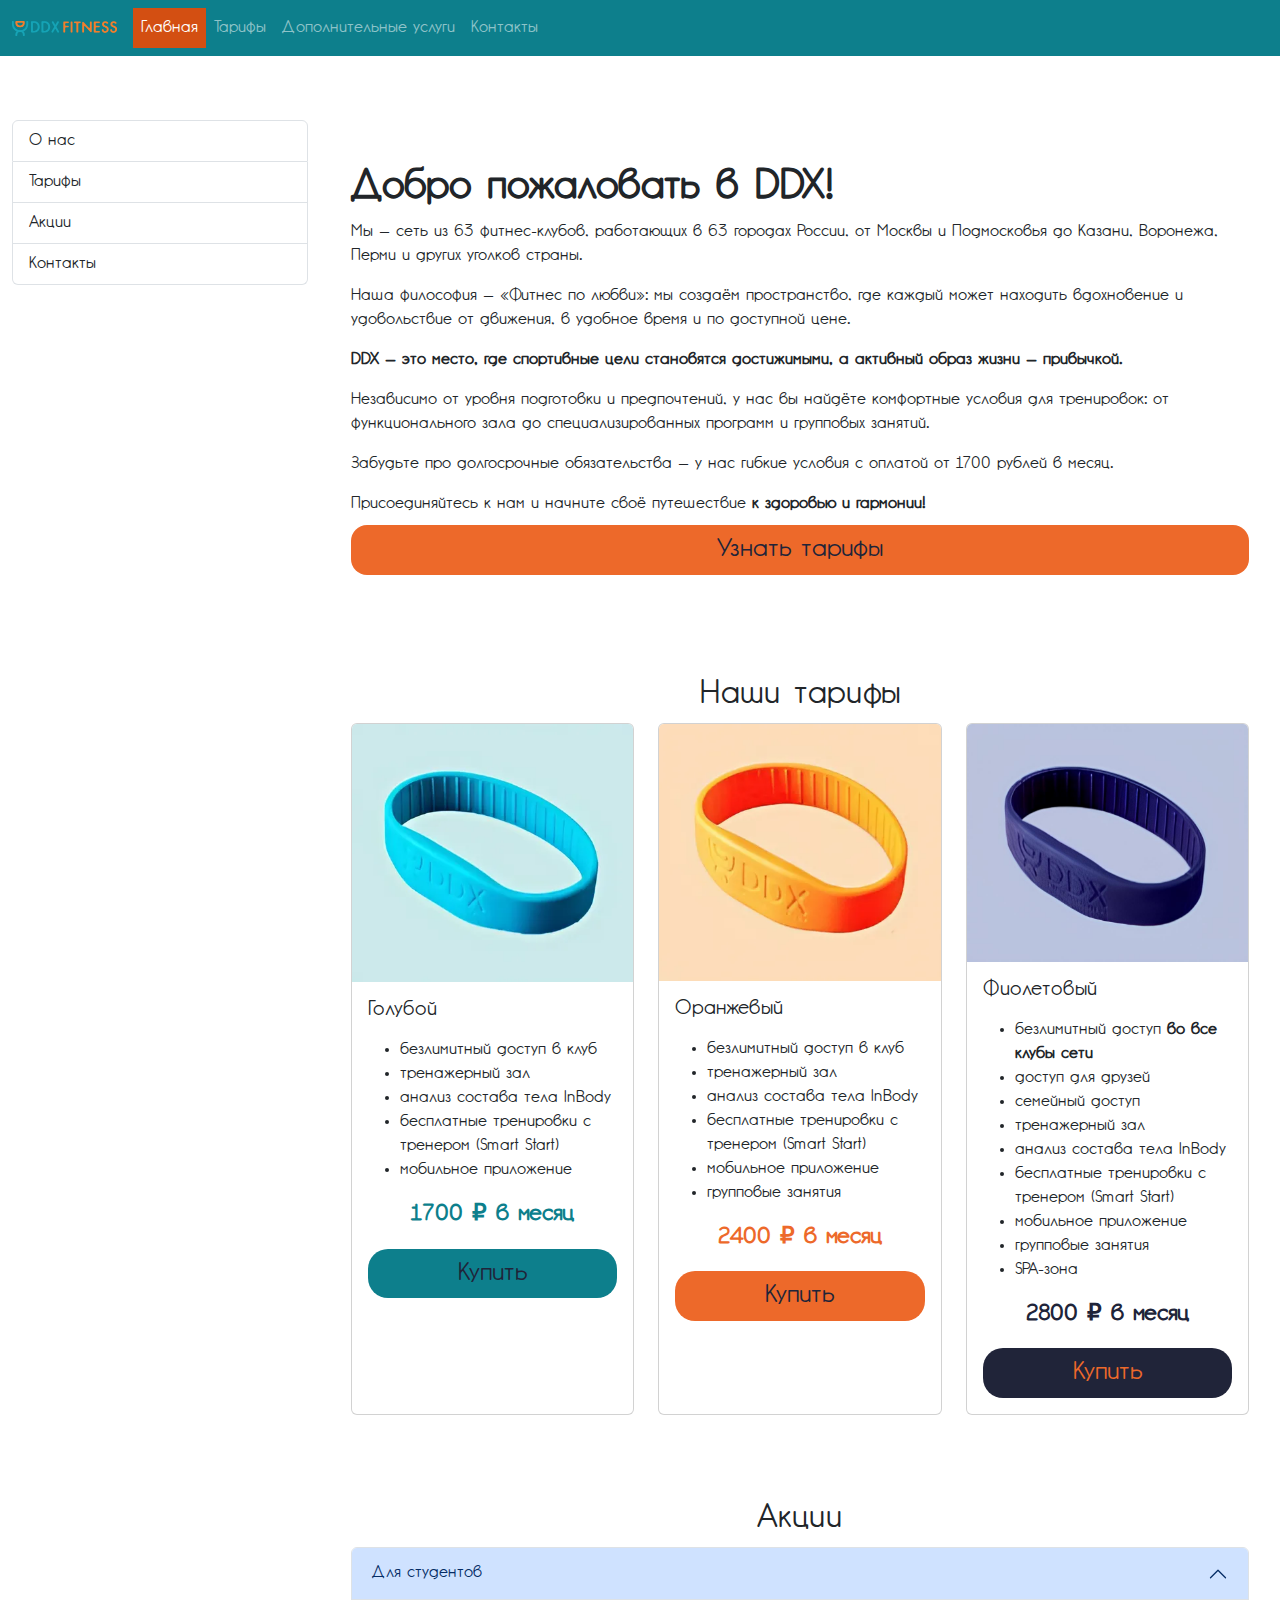
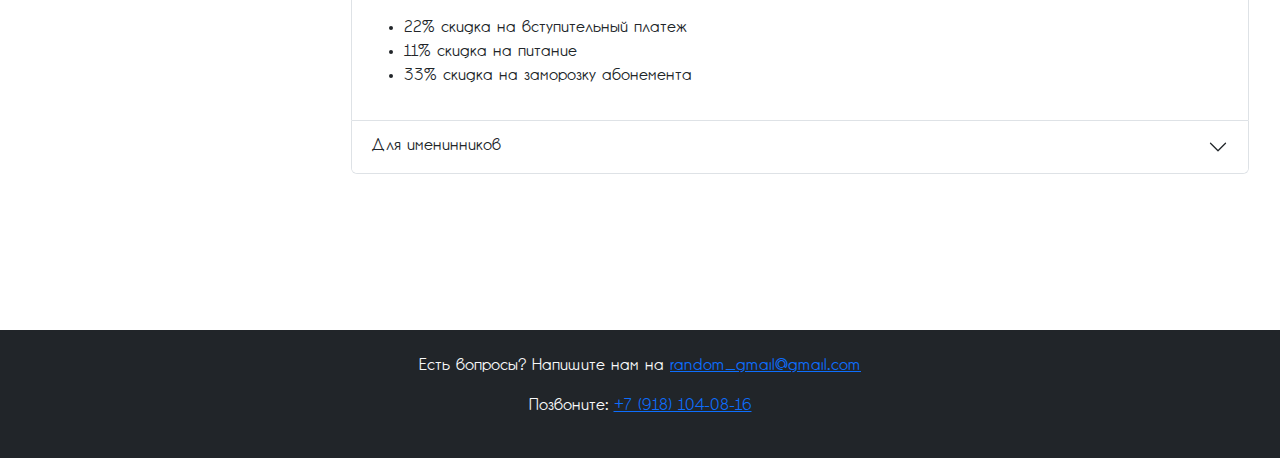
<file: index.html>
<!DOCTYPE html>
<html lang="ru">
<head>
  <meta charset="UTF-8">
  <meta name="viewport" content="width=device-width, initial-scale=1.0">
  <title>Главная страница</title>
  <link href="https://cdn.jsdelivr.net/npm/bootstrap@5.3.0/dist/css/bootstrap.min.css" rel="stylesheet">
  <script src="https://cdn.jsdelivr.net/npm/bootstrap@5.3.0/dist/js/bootstrap.bundle.min.js"></script>
  <link href="https://cdn.jsdelivr.net/npm/bootstrap@5.3.3/dist/css/bootstrap.min.css" rel="stylesheet" integrity="sha384-QWTKZyjpPEjISv5WaRU9OFeRpok6YctnYmDr5pNlyT2bRjXh0JMhjY6hW+ALEwIH" crossorigin="anonymous">
  <link href="style.css" rel="stylesheet">
</head>
<body>
  <header>
    <nav class="navbar navbar-expand-lg navbar-dark">
      <div class="container">
        <a class="navbar-brand" href="index.html">
          <img src="pics/logo.png" width="105" height="auto" alt="Логотип" class="img-fluid">
        </a>
        <button class="navbar-toggler" type="button" data-bs-toggle="collapse" data-bs-target="#navbarNav" aria-controls="navbarNav" aria-expanded="false" aria-label="Переключить навигацию">
          <span class="navbar-toggler-icon"></span>
        </button>
        <div class="collapse navbar-collapse" id="navbarNav">
          <ul class="navbar-nav ms-auto">
            <li class="nav-item"><a class="nav-link active" href="index.html">Главная</a></li>
            <li class="nav-item"><a class="nav-link" href="tariffs.html">Тарифы</a></li>
            <li class="nav-item"><a class="nav-link" href="add_offers.html">Дополнительные услуги</a></li>
            <li class="nav-item"><a class="nav-link" href="#contacts">Контакты</a></li>
          </ul>
        </div>
      </div>
    </nav>
  </header>
  <main class="container my-5">
    <div class="row">
      <aside class="col-lg-3 mb-4">
        <div class="list-group">
          <a href="#about-us" class="list-group-item list-group-item-action">О нас</a>
          <a href="#tariffs" class="list-group-item list-group-item-action">Тарифы</a>
          <a href="#promotions" class="list-group-item list-group-item-action">Акции</a>
          <a href="#contacts" class="list-group-item list-group-item-action">Контакты</a>
        </div>
      </aside>
      <section class="col-lg-9">
        <section id="about-us" class="mb-5">
          <h1 class="fw-bold">Добро пожаловать в DDX!</h1>
          Мы — сеть из 63 фитнес-клубов, 
          работающих в 63 городах России, от Москвы и Подмосковья 
          до Казани, Воронежа, Перми и других уголков страны.
        </p>
        <p>
          Наша философия — «Фитнес по любви»: мы создаём пространство, 
          где каждый может находить вдохновение и удовольствие 
          от движения, в удобное время и по доступной цене.
        </p>
        <p>
          <b>DDX — это место, где спортивные цели становятся достижимыми, 
          а активный образ жизни — привычкой.</b>
        </p>
        <p>
          Независимо от уровня подготовки и предпочтений, у нас вы 
          найдёте комфортные условия для тренировок: от функционального 
          зала до специализированных программ и групповых занятий.
        </p>
        <p>
          Забудьте про долгосрочные обязательства — у нас гибкие условия 
          с оплатой от 1700 рублей в месяц.
        </p>
        <p>
          Присоединяйтесь к нам и начните своё путешествие 
          <b>к здоровью и гармонии!</b><br>
          <a href="#tariffs" class="btn btn-primary" id='about_tariffs'>Узнать тарифы</a>
        </section>
        <section id="tariffs" class="mb-5">
          <h2 class="text-center">Наши тарифы</h2>
          <div class="row row-cols-1 row-cols-md-3 g-4">
            <div class="col">
              <div class="card h-100">
                <img src="pics/blue.jpg" class="card-img-top" alt="Голубой тариф">
                <div class="card-body">
                  <h5 class="card-title">Голубой</h5>
                  <p class="card-text" class="pluses"> <ul>
                    <li>
                        безлимитный доступ в клуб
                    </li>
                    <li>тренажерный зал</li>
                    <li>анализ состава тела InBody
                        </li>
                        <li>бесплатные тренировки с тренером (Smart Start)
                            </li>
                            <li>мобильное приложение</li>
                </ul></p>
                  <p class="card-text text-center" id="price1">1700 ₽ в месяц</p>
                  <a href="tariffs.html#buying_form" class="btn btn-primary" id="buy1">Купить</a>
                </div>
              </div>
            </div>
            <div class="col">
              <div class="card h-100">
                <img src="pics/orange.jpg" class="card-img-top" alt="Оранжевый тариф">
                <div class="card-body">
                  <h5 class="card-title">Оранжевый</h5>
                  <p class="card-text" class="pluses"><ul>
                    <li>безлимитный доступ в клуб</li>
                    <li>тренажерный зал</li>
                    <li>анализ состава тела InBody</li>
                    <li>бесплатные тренировки с тренером (Smart Start)</li>
                   <li>мобильное приложение</li>
                    <li>групповые занятия </li>
                </ul></p>
                  <p class="card-text text-center" id="price2">2400 ₽ в месяц</p>
                  <a href="tariffs.html#buying_form" class="btn btn-warning" id="buy2">Купить</a>
                </div>
              </div>
            </div>
            <div class="col">
              <div class="card h-100">
                <img src="pics/violet.jpg" class="card-img-top" alt="Фиолетовый тариф">
                <div class="card-body">
                  <h5 class="card-title">Фиолетовый</h5>
                  <p class="card-text pluses"><ul>
                    <li>безлимитный доступ <b>во все клубы сети</b>
                        <li>доступ для друзей</li>
                        <li>семейный доступ</li>
                        <li>тренажерный зал</li>
                        <li>анализ состава тела InBody</li>
                        <li>бесплатные тренировки с тренером (Smart Start)</li>
                        <li>мобильное приложение</li>
                        <li>групповые занятия </li>
                        <li>SPA-зона</li>
                </ul></p>
                  <p class="card-text  text-center" id="price3">2800 ₽ в месяц</p>
                  <a href="tariffs.html#buying_form" class="btn btn-dark" id="buy3">Купить</a>
                </div>
              </div>
            </div>
          </div>
        </section>
        <section id="promotions" class="mb-5">
          <h2 class="text-center">Акции</h2>
          <div class="accordion" id="promotionsAccordion">
            <div class="accordion-item">
              <h2 class="accordion-header">
                <button class="accordion-button" type="button" data-bs-toggle="collapse" data-bs-target="#students" aria-expanded="true">
                  Для студентов
                </button>
              </h2>
              <div id="students" class="accordion-collapse collapse show">
                <div class="accordion-body">
                  <ul>
                    <li>22% скидка на вступительный платеж</li>
                    <li>11% скидка на питание</li>
                    <li>33% скидка на заморозку абонемента</li>
                  </ul>
                </div>
              </div>
            </div>
            <div class="accordion-item">
              <h2 class="accordion-header">
                <button class="accordion-button collapsed" type="button" data-bs-toggle="collapse" data-bs-target="#birthdays">
                  Для именинников
                </button>
              </h2>
              <div id="birthdays" class="accordion-collapse collapse">
                <div class="accordion-body">
                  <ul>
                    <li>50% скидка на вступительный платеж</li>
                    <li>Подарок в день рождения</li>
                  </ul>
                </div>
              </div>
            </div>
          </div>
        </section>
      </section>
    </div>
  </main>
  <footer class="bg-dark text-light text-center py-4" id="contacts">
    <p>Есть вопросы? Напишите нам на <a href="mailto:random_gmail@gmail.com" class="text-primary">random_gmail@gmail.com</a></p>
    <p>Позвоните: <a href="tel:+79181040816" class="text-primary">+7 (918) 104-08-16</a></p>
  </footer>
</body>
</html>

<script src="https://cdn.jsdelivr.net/npm/bootstrap@5.3.3/dist/js/bootstrap.bundle.min.js" integrity="sha384-YvpcrYf0tY3lHB60NNkmXc5s9fDVZLESaAA55NDzOxhy9GkcIdslK1eN7N6jIeHz" crossorigin="anonymous"></script>
</file>
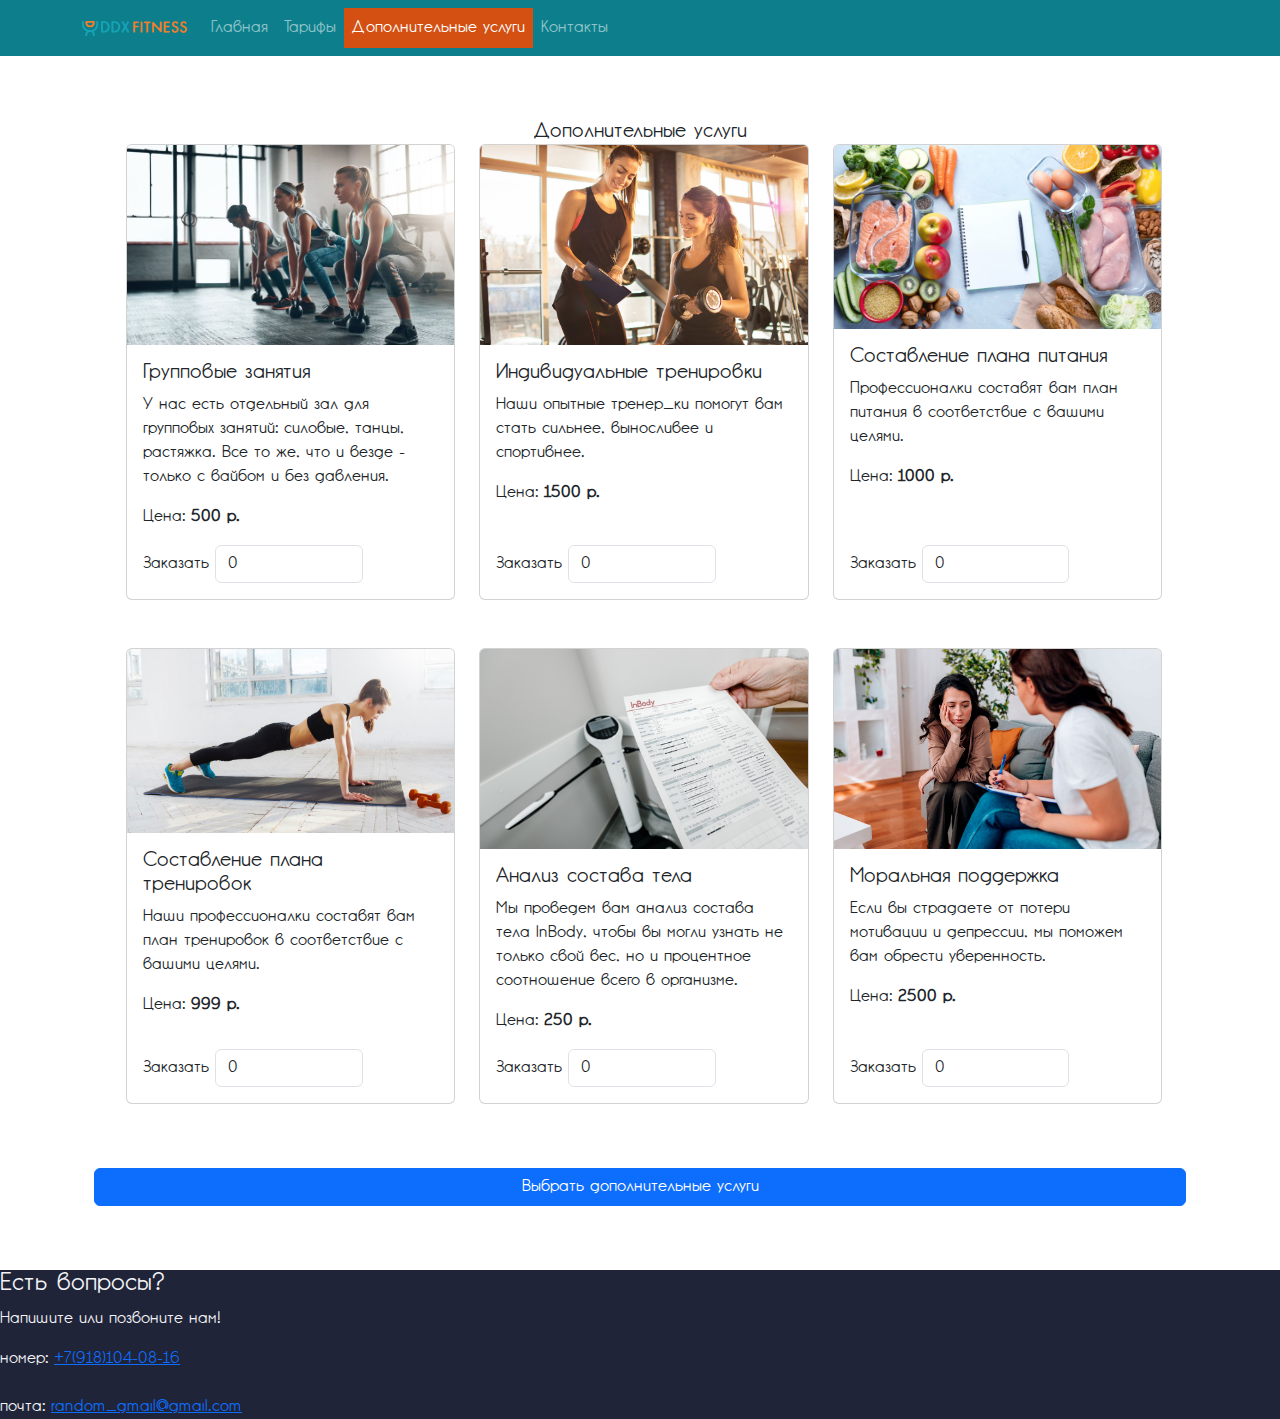
<file: add_offers.html>
<!DOCTYPE html>
<html lang="ru">
<head>
  <meta charset="UTF-8">
  <meta name="viewport" content="width=device-width, initial-scale=1.0">
  <title>Тренажеры</title>
  <link href="https://cdn.jsdelivr.net/npm/bootstrap@5.3.0/dist/css/bootstrap.min.css" rel="stylesheet">
  <script src="https://cdn.jsdelivr.net/npm/bootstrap@5.3.0/dist/js/bootstrap.bundle.min.js"></script>
  <link href="style.css" rel="stylesheet">
  <link href="https://cdn.jsdelivr.net/npm/bootstrap@5.3.3/dist/css/bootstrap.min.css" rel="stylesheet" integrity="sha384-QWTKZyjpPEjISv5WaRU9OFeRpok6YctnYmDr5pNlyT2bRjXh0JMhjY6hW+ALEwIH" crossorigin="anonymous">
</head>
<body>
  <header>
    <nav class="navbar navbar-expand-lg navbar-dark">
      <div class="container">
        <a class="navbar-brand" href="index.html">
          <img src="pics/logo.png" width="105" height="auto" alt="Логотип" class="img-fluid">
        </a>
        <button class="navbar-toggler" type="button" data-bs-toggle="collapse" data-bs-target="#navbarNav" aria-controls="navbarNav" aria-expanded="false" aria-label="Переключить навигацию">
          <span class="navbar-toggler-icon"></span>
        </button>
        <div class="collapse navbar-collapse" id="navbarNav">
          <ul class="navbar-nav ms-auto">
            <li class="nav-item"><a class="nav-link" href="index.html">Главная</a></li>
            <li class="nav-item"><a class="nav-link" href="tariffs.html">Тарифы</a></li>
            <li class="nav-item"><a class="nav-link active" href="add_offers.html">Дополнительные услуги</a></li>
            <li class="nav-item"><a class="nav-link" href="#contacts">Контакты</a></li>
          </ul>
        </div>
      </div>
    </nav>
  </header>
  <main class="container my-5">
    <div class="row">
      <div clas="col-md-4">
      <div class="container ">
        <!--начало уникального содержания страницы-->
         <div class="card-body">
             <h5 class='card-title text-center'>Дополнительные услуги</h5>
             <form action="https://www.yandex.ru/search?" id="UserEnter" name="UserEnter" target="_blank">
                 <input name="q" type="hidden" value="search">
                 <ul class="row d-flex flex-wrap" id="node_for_insert">
                 <!--начало генерируемого фрагмента кода -->
                 </ul>
                 <input class="btn btn-primary" type="Submit" value="Выбрать дополнительные услуги">
             </form>
         </div>
         <!--окончание уникального содержания страницы-->
 </div>
</div>

</main>
<footer>
    <h4>Есть вопросы?</h4>
        <p>Напишите или позвоните нам!</p>
    <p id="contacts">номер: <a href="tel+7(917)093-97-15">+7(918)104-08-16</a>
        <br>
        <br>
        почта: <a href = ‘mailto:rsanisimova@hse.edu.ru’>random_gmail@gmail.com</a> 
        <br>
    </p>
</footer>
</body>
<script src="shop.js"></script>
<script src="https://cdn.jsdelivr.net/npm/bootstrap@5.3.3/dist/js/bootstrap.bundle.min.js" integrity="sha384-YvpcrYf0tY3lHB60NNkmXc5s9fDVZLESaAA55NDzOxhy9GkcIdslK1eN7N6jIeHz" crossorigin="anonymous"></script>

<style>
  @font-face {
    font-family: 'Gardens CM';
    src: local('Stolz'),
         url('/font/20011.woff2') format('woff2'), 
         url('/font/20011.woff') format('woff');
  }

body, html {
    margin: 0;
    padding: 0;
    height: 100%;
    width: 100%;
    font-family: 'Gardens CM';
    background-color: rgb(255, 255, 255);
}

</style>
</file>
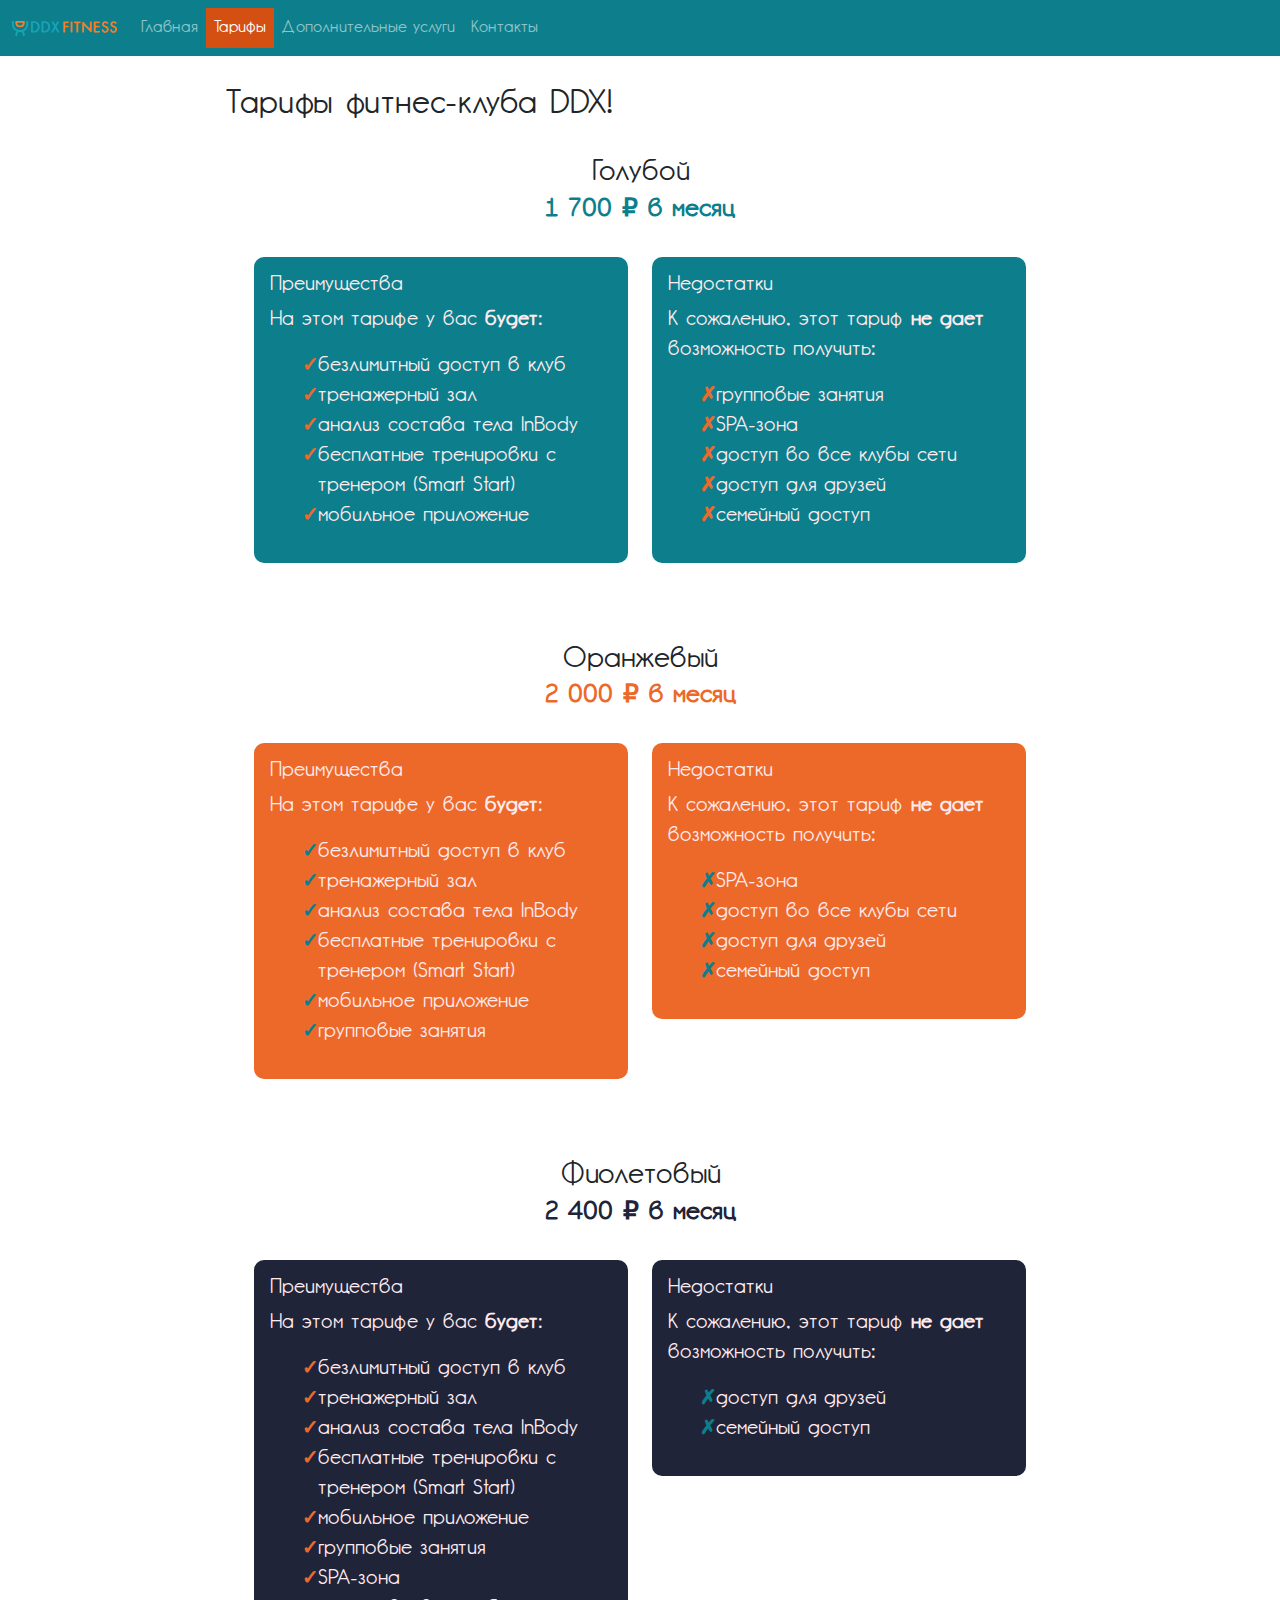
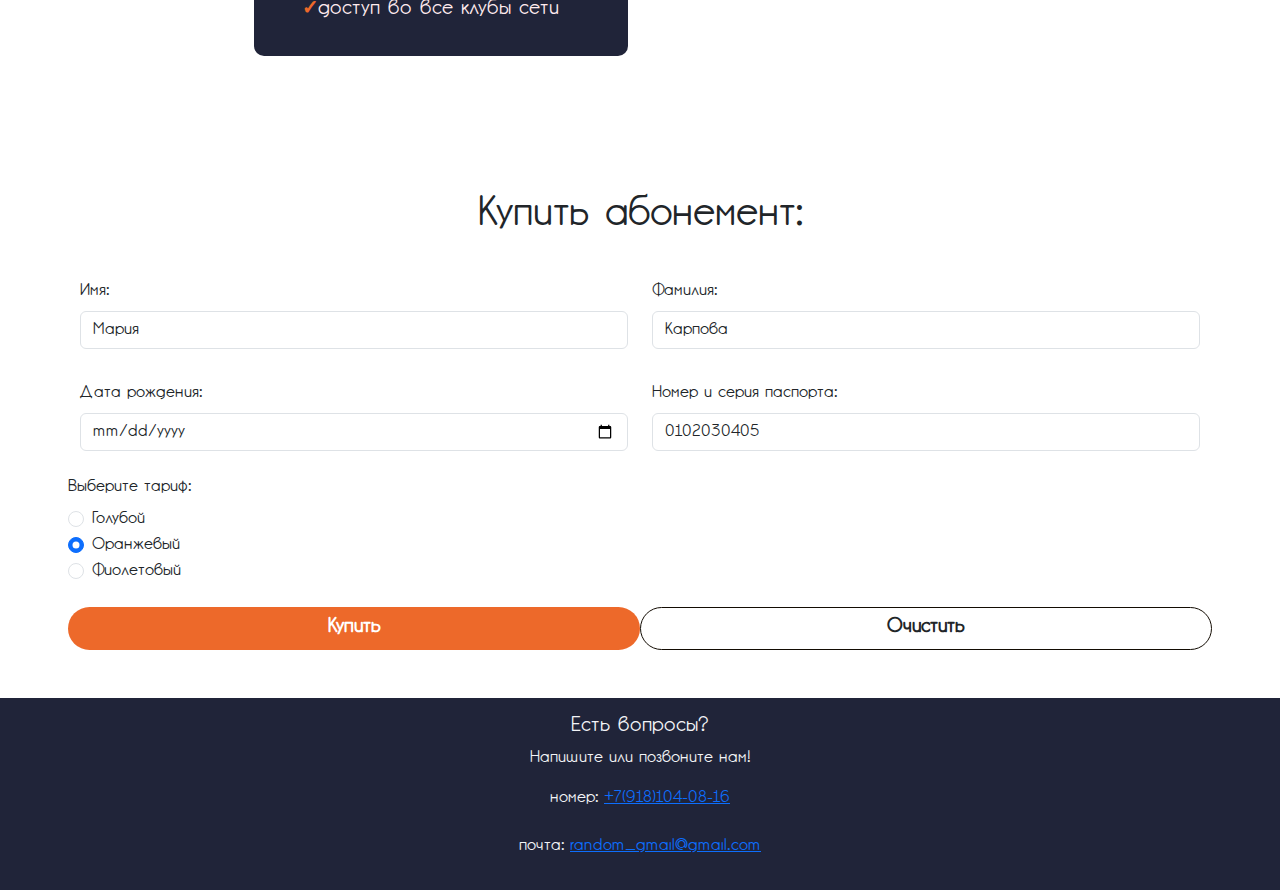
<file: tariffs.html>
<!DOCTYPE html>
<html lang="ru">
<head>
  <meta charset="UTF-8">
  <meta name="viewport" content="width=device-width, initial-scale=1.0">
  <title>Главная страница</title>
  <link href="https://cdn.jsdelivr.net/npm/bootstrap@5.3.0/dist/css/bootstrap.min.css" rel="stylesheet">
  <script src="https://cdn.jsdelivr.net/npm/bootstrap@5.3.0/dist/js/bootstrap.bundle.min.js"></script>
  <link href="style.css" rel="stylesheet">
</head>
<body>
  <header>
    <nav class="navbar navbar-expand-lg navbar-dark">
      <div class="container">
        <a class="navbar-brand" href="index.html">
          <img src="pics/logo.png" width="105" height="auto" alt="Логотип" class="img-fluid">
        </a>
        <button class="navbar-toggler" type="button" data-bs-toggle="collapse" data-bs-target="#navbarNav" aria-controls="navbarNav" aria-expanded="false" aria-label="Переключить навигацию">
          <span class="navbar-toggler-icon"></span>
        </button>
        <div class="collapse navbar-collapse" id="navbarNav">
          <ul class="navbar-nav ms-auto">
            <li class="nav-item"><a class="nav-link" href="index.html">Главная</a></li>
            <li class="nav-item"><a class="nav-link active" href="tariffs.html">Тарифы</a></li>
            <li class="nav-item"><a class="nav-link" href="add_offers.html">Дополнительные услуги</a></li>
            <li class="nav-item"><a class="nav-link" href="#contacts">Контакты</a></li>
          </ul>
        </div>
      </div>
    </nav>
  </header>
  <main class="container-fluid py-5">
    <div class="row justify-content-center">
      <section class="col-lg-9" id="section_tar1">
      <section class="container py-5">
        
            
        <h2>Тарифы фитнес-клуба DDX!</h2>
        <!---карточка для голубого-->
        <div class="card">
            <div class="card-body">
              <h4 class="card-title">Голубой</h4>
              <h6 class="card-subtitle mb-2" id="price_1">1 700 ₽ в месяц</h6>
              <p class="card-text">        <div class="row">
                <div class="col-sm-6">
                  <div class="card" id="blue_adv">
                    <div class="card-body">
                      <h5 class="card-title">Преимущества</h5>
                      <p class="card-text">      На этом тарифе у вас <b>будет</b>:
                      <ul>
                          <li>безлимитный доступ в клуб</li>
                          <li>тренажерный зал</li>
                          <li>
                              анализ состава тела InBody
                          </li>
                          <li>бесплатные тренировки с тренером (Smart Start)</li>
                          <li>мобильное приложение</li>
                      </ul></p>
                   
                    </div>
                  </div>
                </div>
                <div class="col-sm-6">
                  <div class="card" id="blue_disadv">
                    <div class="card-body">
                      <h5 class="card-title">Недостатки</h5>
                      <p class="card-text">К сожалению, этот тариф <b>не дает</b> возможность получить:
                      <ul>
                          <li>групповые занятия</li>
                          <li>SPA-зона</li>
                          <li>доступ во все клубы сети</li>
                          <li>доступ для друзей</li>
                          <li>семейный доступ</li>
                      </ul></p>
                    </div>
                  </div>
                </div></p>
            </div>
          </div>
        



    <!---карточка для оранжевого-->
        <div class="card">
            <div class="card-body">
              <h4 class="card-title">Оранжевый</h4>
              <h6 class="card-subtitle mb-2" id="price_2">2 000 ₽ в месяц</h6>
              <p class="card-text">                               <div class="row">
                <div class="col-sm-6">
                  <div class="card" id="orange_adv">
                    <div class="card-body">
                      <h5 class="card-title">Преимущества</h5>
                      <p class="card-text">      На этом тарифе у вас <b>будет</b>:
                        <ul>
                            <li>безлимитный доступ в клуб</li>
                            <li>тренажерный зал</li>
                            <li>
                                анализ состава тела InBody
                            </li>
                            <li>бесплатные тренировки с тренером (Smart Start)</li>
                            <li>мобильное приложение</li>
                            <li>
                                групповые занятия 
                            </li>
                        </ul></p>
                    </div>
                  </div>
                </div>
                <div class="col-sm-6">
                  <div class="card" id="orange_disadv">
                    <div class="card-body">
                      <h5 class="card-title">Недостатки</h5>
                      <p class="card-text">К сожалению, этот тариф <b>не дает</b> возможность получить:
                        <ul>
                            <li>SPA-зона</li>
                            <li>доступ во все клубы сети</li>
                            <li>доступ для друзей</li>
                            <li>семейный доступ</li>
                        </ul></p>
                </div> 
                  </div>
                </div>
            </div>
          </div>
        </div>

           <!---карточка для фиолетового-->
           <div class="card">
            <div class="card-body">
              <h4 class="card-title">Фиолетовый</h>
              <h6 class="card-subtitle mb-2" id="price_3">2 400 ₽ в месяц</h6>
              <p class="card-text">                               <div class="row">
                <div class="col-sm-6">
                  <div class="card" id="violet_adv">
                    <div class="card-body">
                      <h5 class="card-title">Преимущества</h5>
                      <p class="card-text">      На этом тарифе у вас <b>будет</b>:
                        <ul>
                            <li>безлимитный доступ в клуб</li>
                            <li>тренажерный зал</li>
                            <li>
                                анализ состава тела InBody
                            </li>
                            <li>бесплатные тренировки с тренером (Smart Start)</li>
                            <li>мобильное приложение</li>
                            <li>
                                групповые занятия 
                            </li>
                            <li>SPA-зона</li>
                            <li>доступ во все клубы сети</li>
                        </ul></p>
                    </div>
                  </div>
                </div>
                <div class="col-sm-6">
                  <div class="card" id="violet_disadv">
                    <div class="card-body">
                      <h5 class="card-title">Недостатки</h5>
                      <p class="card-text">К сожалению, этот тариф <b>не дает</b> возможность получить:
                        <ul>
                            <li>доступ для друзей</li>
                            <li>семейный доступ</li>
                        </ul></p>
                </div> 
                  </div>
                </div>
            </div>
          </div>
        </div>
</section>
      </section id="buying_form">
        <form action="https://www.yandex.ru/search?" id="membership" name="membership" target="_blank">
          <!-- Скрытый параметр -->
          <input type="hidden" name="q" value="search">
            <h1 class="text-center mb-4" id="buying">Купить абонемент:</h1>
            <!-- Личные данные -->
            <div class="row gy-3">
                <div class="col-md-6">
                    <label for="first_name" class="form-label">Имя:</label>
                    <input type="text" name="first_name" id="first_name" class="form-control" value="Мария">
                </div>
                <div class="col-md-6">
                    <label for="surname" class="form-label">Фамилия:</label>
                    <input type="text" name="surname" id="surname" class="form-control" value="Карпова">
                </div>
            </div>
    
            <div class="row gy-3 mt-3">
                <div class="col-md-6">
                    <label for="birth_day" class="form-label">Дата рождения:</label>
                    <input type="date" name="birth_day" id="birth_day" class="form-control">
                </div>
                <div class="col-md-6">
                    <label for="passport_data" class="form-label">Номер и серия паспорта:</label>
                    <input type="number" name="passport_data" id="passport_data" class="form-control" value="0102030405" maxlength="10">
                </div>
            </div>
    
            <!-- Выбор тарифа -->
            <div class="mt-4">
                <label class="form-label d-block">Выберите тариф:</label>
                <div class="form-check">
                    <input type="radio" class="form-check-input" id="tariff_blue" name="membership_choice" value="tariff_blue">
                    <label for="tariff_blue" class="form-check-label">Голубой</label>
                </div>
                <div class="form-check">
                    <input type="radio" class="form-check-input" id="tariff_orange" name="membership_choice" value="tariff_orange" checked>
                    <label for="tariff_orange" class="form-check-label">Оранжевый</label>
                </div>
                <div class="form-check">
                    <input type="radio" class="form-check-input" id="tariff_violet" name="membership_choice" value="tariff_violet">
                    <label for="tariff_violet" class="form-check-label">Фиолетовый</label>
                </div>
            </div>
    
            <!-- Кнопки -->
            <div class="d-flex justify-content-between mt-4">
                <button type="submit" id="buy_button" class="btn">Купить</button>
                <button type="reset" id="reset_button" class="btn">Очистить</button>
            </div>
        </form>
    </section>
</div>

</main>
<footer>
    <h5>Есть вопросы?</h5>
        <p>Напишите или позвоните нам!</p>
    <p id="contacts">номер: <a href="tel+7(917)093-97-15">+7(918)104-08-16</a>
        <br>
        <br>
        почта: <a href = ‘mailto:rsanisimova@hse.edu.ru’>random_gmail@gmail.com</a> 
        <br>
    </p>
</footer>
</body>

<style>
    .card {
    margin: 1rem auto;
    border: none;
  }
    h4,h6 {
        font-size: 1.8rem;
        text-align: center;
    }

body, html {
    margin: 0;
    padding: 0;
}

main {
    padding-top: 0;
    margin-top: -7%;
    padding-bottom: 2rem;
}

/* Центрируем контент */
.container-fluid {
  padding-left: 1rem;
  padding-right: 1rem;
}

#blue_adv, #blue_disadv {
    border-radius: 10px;
    color:#ffebee;
    font-size: 20px;
    background-color: rgb(13,127,140);

}

#blue_adv li{
   list-style: none;
   position: relative;
   padding-left: 1rem;
}

#blue_adv li::before {
    content: "✓";
    position: absolute;
    left: 0;
    color: rgb(237,105,42);
    font-weight: bold;
}

#blue_disadv li{
    list-style: none;
    position: relative;
    padding-left: 1rem;
 }

 #blue_disadv li::before {
     content: "✗";
     position: absolute;
     left: 0;
     color: rgb(237,105,42);
     font-weight: bold;
 }


#price_1 {
    font-size: 25px;
    color: rgb(13,127,140);
    font-weight: bold;;
}

#orange_adv, #orange_disadv {
    border-radius: 10px;
    color:#ffebee;
    font-size: 20px;
    background-color:rgb(237,105,42);

}

#orange_adv li{
   list-style: none;
   position: relative;
   padding-left: 1rem;
}
#orange_adv li::before {
    content: "✓";
    position: absolute;
    left: 0;
    color: rgb(13,127,140);
    font-weight: bold;
}

#orange_disadv li{
    list-style: none;
    position: relative;
    padding-left: 1rem;
 }
 #orange_disadv li::before {
     content: "✗";
     position: absolute;
     left: 0;
     color:rgb(13,127,140);
     font-weight: bold;
 }

#price_2 {
    font-size: 25px;
    color: rgb(237,105,42);
    font-weight: bold;
}

#violet_adv, #violet_disadv {
    border-radius: 10px;
    color:#ffebee;
    font-size: 20px;
    background-color:rgb(32,36,57);
}

#violet_adv li{
   list-style: none;
   position: relative;
   padding-left: 1rem;
}
#violet_adv li::before {
    content: "✓";
    position: absolute;
    left: 0;
    color: rgb(237,105,42);
    font-weight: bold;
}

#violet_disadv li{
    list-style: none;
    position: relative;
    padding-left: 1rem;
 }
 #violet_disadv li::before {
     content: "✗";
     position: absolute;
     left: 0;
     color:rgb(13,127,140);
     font-weight: bold;
 }

#price_3 {
    font-size: 25px;
    color: rgb(32,36,57);
    font-weight: bold;;

}


#reset_button, #buy_button {
display: block;
font-size: larger;
border-radius: 28px;
font-weight: bold;
}

#reset_button {
    border-color: #130C03;
    background-color: #FFFFFF;
}

#buy_button {
    background-color: rgb(237,105,42);
    color: #FFFFFF;
}
#buy_button:hover {
    color: rgb(237,105,42);
    background-color: #FFFFFF;
    border: 2px solid rgb(237,105,42);
}

#reset_button:hover{
    color: rgb(237,105,42);
    border-color: rgb(237,105,42);
    background-color: #FFFFFF;
}

#reset, #submit {
display: block;
font-size: larger;
border-radius: 28px;
font-weight: bold;
}

#reset {
    border-color: #130C03;
    background-color: #FFFFFF;
}

#submit {
    background-color: rgb(237,105,42);
    color: #FFFFFF;
}
#submit:hover {
    color: rgb(237,105,42);
    background-color: #FFFFFF;
    border: 2px solid rgb(237,105,42);
}

#reset:hover{
    color: rgb(237,105,42);
    border-color: rgb(237,105,42);
    background-color: #FFFFFF;
}

/* Убираем пустое пространство */
.row {
  margin: 0;
  justify-content: center;
}

footer {
  text-align: center;
  padding: 1rem;
}

footer h5 {
  margin-bottom: 0.5rem;
}

</style>
</file>
<file: style.css>
footer {
width: 100%;
    background-color: rgb(32,36,57);
    color: rgb(243,244,247);
}

@font-face {
    font-family: 'Gardens CM';
    src: local('Stolz'),
         url('/font/20011.woff2') format('woff2'), 
         url('/font/20011.woff') format('woff');
  }

.navbar {
    background-color: rgb(13,127,140);
}
.navbar .active{
    color:#202439;
    background-color: rgb(211,79,18) !important;
    width: max-content;
}

.navbar-nav {
    text-align: left;
  }
  
  .navbar-collapse .navbar-nav {
    flex-direction: row;
    align-items: flex-start;
  }

  

body, html {
    margin: 0;
    padding: 0;
    height: 100%;
    width: 100%;
    font-family: 'Gardens CM';
    background-color: rgb(255, 255, 255);
}

header {
    position: relative;
    background-color: rgb(13,127,140);
}



nav {
    width: 100%;
    box-sizing: border-box;
    position: fixed;
}

nav ul {
    list-style-type: none;
    background-color: rgb(13,127,140);
    width: 100%;
}

nav li {
    display: inline-block;
}


nav a:hover {
    background-color: rgb(211,79,18);
}


.active_nav {
    background-color: rgb(211,79,18);
}

main {
    display: flex;
    flex-direction: column;
    align-items: center;
    margin: 0 auto;
    padding: 1rem;
    max-width: 1200px;
}

.container {
    max-width: 100%;
  }

section {
    width: 100%;
}

/* Общие стили для сайдбара */
aside {
    font-family: 'Gardens CM';
    border-top-right-radius: 5px;
    border-bottom-right-radius: 5px;
}

section {
    padding: 2%;
}

#section1 img {
  max-width: 100%;
  height: auto;
}

#section1 {
  margin: 10% 2%;
}

.btn {
    font-family: 'Gardens CM';
    font-size: 25px;
    width: 100%;
}

#about_tariffs {
    background-color: rgb(237,105,42);
    border-radius: 1rem;
    border: none;
    width: 100%;
    margin-top: 1%;
    color: rgb(32,36,57);
}

#about_tariffs:hover {
    color: rgb(13,127,140);
    background-color: rgb(32,36,57);
}



.card-img-top {
    width: 100%; /* Заставляет изображение занимать всю ширину карточки */
    height: auto; /* Сохраняет пропорции изображения */
    object-fit: cover; /* Если изображения разных размеров, они будут обрезаться, сохраняя эстетичность */
}

.pluses {
    text-align: left !important;
}

#price1 {
    font-size: 23px;
    color: rgb(13,127,140);
    font-weight: bold;
}

#price2 {
    font-size: 23px;
    color: rgb(237,105,42);
    font-weight: bold;
}
#price3 {
    font-size: 23px;
    color: rgb(32,36,57);
    font-weight: bold;
}

#buy1 {
    border: 0;
    border-radius: 20px;
    background-color: rgb(13,127,140);
    color: rgb(32,36,57);
}
#buy1:hover {
    background-color: rgb(32,36,57);
    color: rgb(13,127,140);
}

#buy2 {

    border: 0;
    border-radius: 20px;
    background-color: rgb(237,105,42);
    color: rgb(32,36,57);
    display: block;


}
#buy2:hover {
    background-color: rgb(13,127,140);
    color: rgb(237,105,42);
}


#buy3 {
    border: 0;
    border-radius: 20px;
    background-color: rgb(32,36,57);
    color: rgb(237,105,42);
}
#buy3:hover {
    background-color: rgb(237,105,42);
    color: rgb(32,36,57);
}




@media (min-width: 992px) {
  }/* Общее стилизованное форматирование */
  @media (max-width: 768px) {
      header, main, footer {
          padding: 0.5rem;
      } 
      aside {
        display: none;
    }

    body {
        margin-left: 0; /* Убираем отступ, когда сайдбар скрыт */
    }
    .navbar {
        margin-left: 0;
    }
    .card-img-top {
        max-height: 200px; /* Ограничиваем высоту для мобильных устройств */
    }
  }
  
  @media (max-width: 576px) {
      section h1, section h3 {
          font-size: 1.5rem;
      }
  
      nav ul {
          flex-direction: column; /* Вертикальное расположение меню */
      }
      .card-img-top {
        max-height: 150px; /* Ещё больше уменьшаем для маленьких экранов */
    }
  }
</file>
